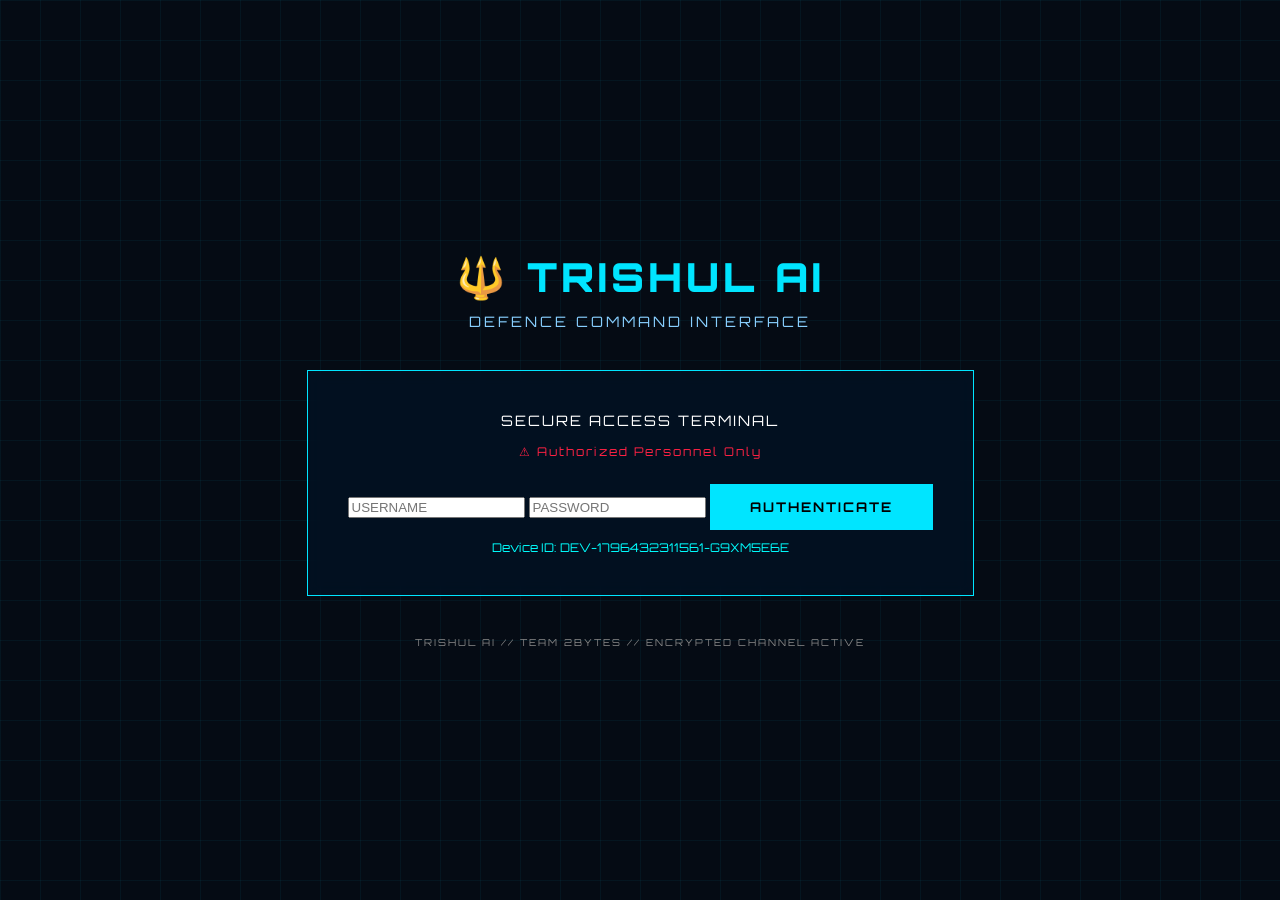
<file: public/index.html>
<!DOCTYPE html>
<html lang="en">
<head>
<meta charset="UTF-8">
<meta name="viewport" content="width=device-width, initial-scale=1.0">
<title>TRISHUL AI — Secure Access</title>

<link rel="stylesheet" href="login.css">
<link href="https://fonts.googleapis.com/css2?family=Orbitron:wght@400;600;700;900&family=Share+Tech+Mono&display=swap" rel="stylesheet">

</head>
<body>

<div class="background-grid"></div>

<div class="login-container">

  <div class="system-title">
    🔱 TRISHUL AI
  </div>

  <div class="system-sub">
    DEFENCE COMMAND INTERFACE
  </div>

  <div class="access-panel">
    <div class="panel-title">
      SECURE ACCESS TERMINAL
    </div>

    <div class="warning">
      ⚠ Authorized Personnel Only
    </div>

    
    <form id="login-form">

      <input 
        type="text" 
        id="username" 
        placeholder="USERNAME" 
        required
      >

      <input 
        type="password" 
        id="password" 
        placeholder="PASSWORD" 
        required
      >

      <button type="submit" class="login-btn">
        AUTHENTICATE
      </button>

    </form>

    
    <div id="auth-message" class="auth-msg" style="display:none;"></div>

    
    <div id="device-info" style="margin-top:10px;font-size:12px;color:#0ff;"></div>

  </div>

  <div class="footer">
    TRISHUL AI // TEAM 2BYTES // ENCRYPTED CHANNEL ACTIVE
  </div>

</div>


<script src="./auth.js"></script>
<script src="./login.js"></script>

</body>
</html>
</file>
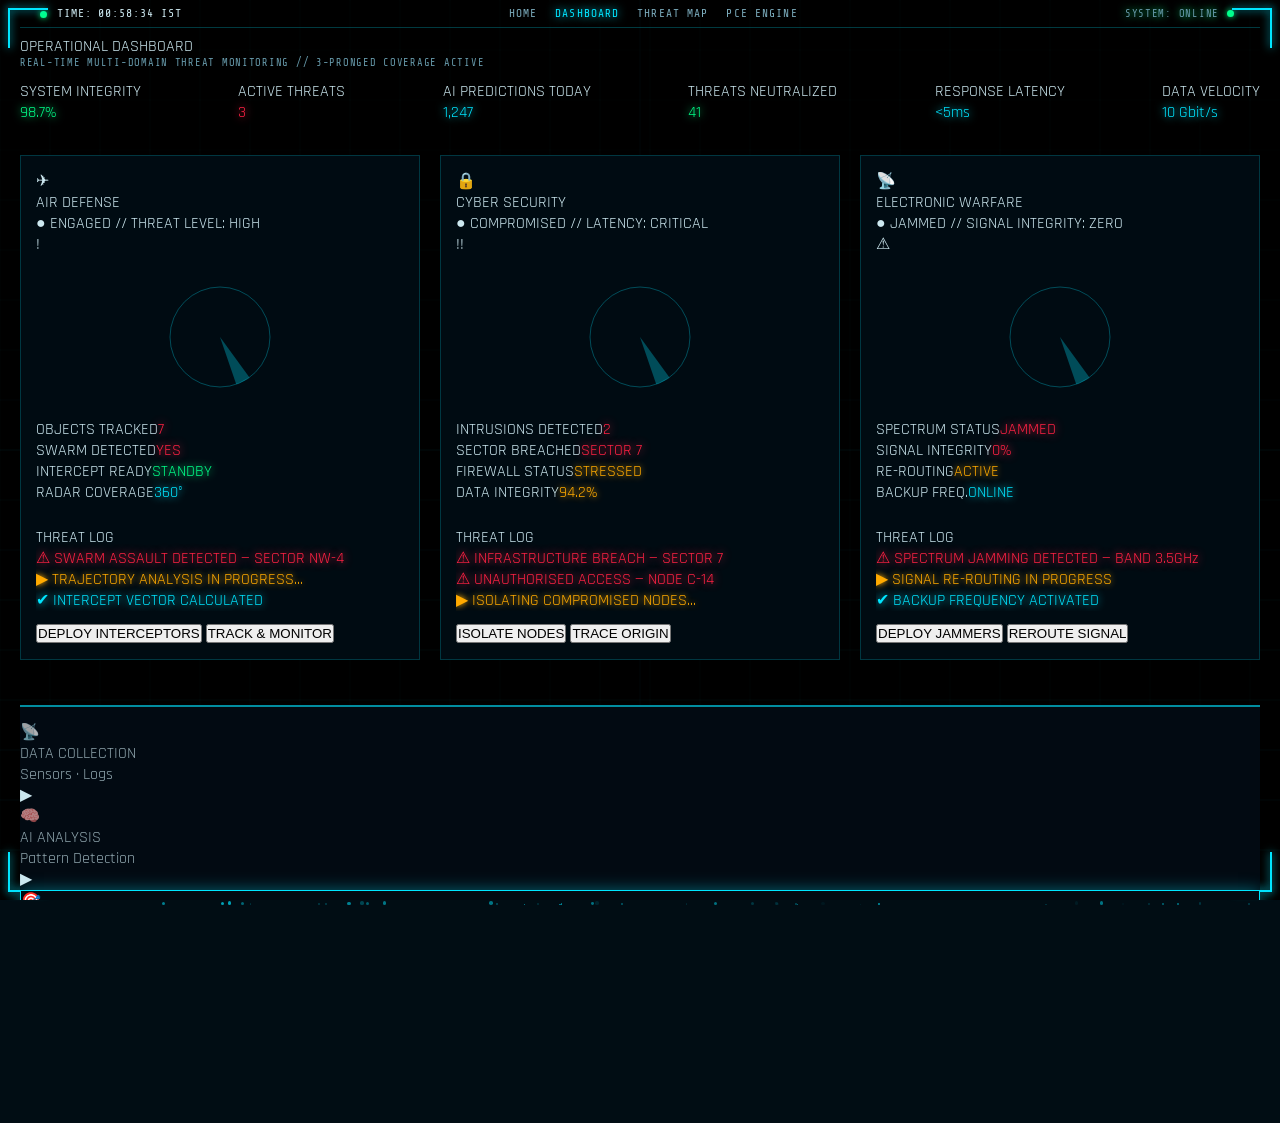
<file: public/dashboard.html>
<!DOCTYPE html>
<html lang="en">
<head>
  <meta charset="UTF-8" />
  <meta name="viewport" content="width=device-width, initial-scale=1.0"/>
  <title>TRISHUL AI — Main Dashboard</title>
  <link rel="stylesheet" href="style.css" />
  <link rel="stylesheet" href="dashboard.css" />
  <link href="https://fonts.googleapis.com/css2?family=Orbitron:wght@400;600;700;900&family=Share+Tech+Mono&family=Rajdhani:wght@300;400;600&display=swap" rel="stylesheet"/>
</head>
<body>

  <div class="scanlines"></div>
  <canvas id="grid-canvas"></canvas>
  <div class="particles" id="particles"></div>

  <div class="hud-frame">

    <!-- TOP NAV BAR -->
    <div class="top-bar">
      <div class="top-left">
        <span class="blink-dot"></span>
        <span class="mono">TIME: <span id="clock">--:--:-- IST</span></span>
      </div>
      <nav class="nav-links">
        <a href="index.html" class="nav-link">HOME</a>
        <a href="dashboard.html" class="nav-link active">DASHBOARD</a>
        <a href="threatmap.html" class="nav-link">THREAT MAP</a>
        <a href="pce.html" class="nav-link">PCE ENGINE</a>
      </nav>
      <div class="top-right">
        <span class="mono small green">SYSTEM: ONLINE</span>
        <span class="blink-dot green-dot"></span>
      </div>
    </div>

    <div class="corner tl"></div>
    <div class="corner tr"></div>
    <div class="corner bl"></div>
    <div class="corner br"></div>

    
   
    <div class="page-header">
      <div class="page-title">OPERATIONAL DASHBOARD</div>
      <div class="page-subtitle mono small">REAL-TIME MULTI-DOMAIN THREAT MONITORING // 3-PRONGED COVERAGE ACTIVE</div>
    </div>

    
    <div class="global-stats">
      <div class="gstat">
        <div class="gstat-label">SYSTEM INTEGRITY</div>
        <div class="gstat-value green" id="integrity">98.7%</div>
      </div>
      <div class="gstat-divider"></div>
      <div class="gstat">
        <div class="gstat-label">ACTIVE THREATS</div>
        <div class="gstat-value red" id="active-threats">3</div>
      </div>
      <div class="gstat-divider"></div>
      <div class="gstat">
        <div class="gstat-label">AI PREDICTIONS TODAY</div>
        <div class="gstat-value cyan">1,247</div>
      </div>
      <div class="gstat-divider"></div>
      <div class="gstat">
        <div class="gstat-label">THREATS NEUTRALIZED</div>
        <div class="gstat-value green">41</div>
      </div>
      <div class="gstat-divider"></div>
      <div class="gstat">
        <div class="gstat-label">RESPONSE LATENCY</div>
        <div class="gstat-value cyan">&lt;5ms</div>
      </div>
      <div class="gstat-divider"></div>
      <div class="gstat">
        <div class="gstat-label">DATA VELOCITY</div>
        <div class="gstat-value cyan">10 Gbit/s</div>
      </div>
    </div>

    <div class="dashboard-content">
    
    <div class="domains-grid">

      
      <div class="domain-panel air-panel stretch-panel">
        <div class="domain-header">
          <div class="domain-icon">✈</div>
          <div>
            <div class="domain-title">AIR DEFENSE</div>
            <div class="domain-status engaged">● ENGAGED // THREAT LEVEL: HIGH</div>
          </div>
          <div class="domain-alert-badge red-badge">!</div>
        </div>

        <canvas class="radar-canvas" id="air-radar" ></canvas>

        <div class="domain-stats">
          <div class="ds-row"><span class="ds-label">OBJECTS TRACKED</span><span class="ds-val red">7</span></div>
          <div class="ds-row"><span class="ds-label">SWARM DETECTED</span><span class="ds-val red blink-text">YES</span></div>
          <div class="ds-row"><span class="ds-label">INTERCEPT READY</span><span class="ds-val green">STANDBY</span></div>
          <div class="ds-row"><span class="ds-label">RADAR COVERAGE</span><span class="ds-val cyan">360°</span></div>
        </div>

        <div class="threat-log" id="air-log">
          <div class="log-title">THREAT LOG</div>
          <div class="log-entry red">⚠ SWARM ASSAULT DETECTED — SECTOR NW-4</div>
          <div class="log-entry orange">▶ TRAJECTORY ANALYSIS IN PROGRESS...</div>
          <div class="log-entry cyan">✔ INTERCEPT VECTOR CALCULATED</div>
        </div>

        <div class="domain-actions">
          <button class="action-btn red-btn" onclick="triggerAction('air','DEPLOY INTERCEPTORS')">DEPLOY INTERCEPTORS</button>
          <button class="action-btn" onclick="triggerAction('air','TRACK & MONITOR')">TRACK & MONITOR</button>
        </div>
      </div>

      
      <div class="domain-panel cyber-panel stretch-panel">
        <div class="domain-header">
          <div class="domain-icon">🔒</div>
          <div>
            <div class="domain-title">CYBER SECURITY</div>
            <div class="domain-status compromised">● COMPROMISED // LATENCY: CRITICAL</div>
          </div>
          <div class="domain-alert-badge red-badge blink-text">!!</div>
        </div>

        <canvas class="radar-canvas" id="cyber-radar" ></canvas>

        <div class="domain-stats">
          <div class="ds-row"><span class="ds-label">INTRUSIONS DETECTED</span><span class="ds-val red">2</span></div>
          <div class="ds-row"><span class="ds-label">SECTOR BREACHED</span><span class="ds-val red">SECTOR 7</span></div>
          <div class="ds-row"><span class="ds-label">FIREWALL STATUS</span><span class="ds-val orange">STRESSED</span></div>
          <div class="ds-row"><span class="ds-label">DATA INTEGRITY</span><span class="ds-val orange">94.2%</span></div>
        </div>

        <div class="threat-log" id="cyber-log">
          <div class="log-title">THREAT LOG</div>
          <div class="log-entry red">⚠ INFRASTRUCTURE BREACH — SECTOR 7</div>
          <div class="log-entry red">⚠ UNAUTHORISED ACCESS — NODE C-14</div>
          <div class="log-entry orange">▶ ISOLATING COMPROMISED NODES...</div>
        </div>

        <div class="domain-actions">
          <button class="action-btn red-btn" onclick="triggerAction('cyber','ISOLATE NODES')">ISOLATE NODES</button>
          <button class="action-btn" onclick="triggerAction('cyber','TRACE ORIGIN')">TRACE ORIGIN</button>
        </div>
      </div>

    
      <div class="domain-panel ew-panel stretch-panel">
        <div class="domain-header">
          <div class="domain-icon">📡</div>
          <div>
            <div class="domain-title">ELECTRONIC WARFARE</div>
            <div class="domain-status jammed">● JAMMED // SIGNAL INTEGRITY: ZERO</div>
          </div>
          <div class="domain-alert-badge orange-badge">⚠</div>
        </div>

        <canvas class="radar-canvas" id="ew-radar" ></canvas>

        <div class="domain-stats">
          <div class="ds-row"><span class="ds-label">SPECTRUM STATUS</span><span class="ds-val red blink-text">JAMMED</span></div>
          <div class="ds-row"><span class="ds-label">SIGNAL INTEGRITY</span><span class="ds-val red">0%</span></div>
          <div class="ds-row"><span class="ds-label">RE-ROUTING</span><span class="ds-val orange blink-text">ACTIVE</span></div>
          <div class="ds-row"><span class="ds-label">BACKUP FREQ.</span><span class="ds-val cyan">ONLINE</span></div>
        </div>

        <div class="threat-log" id="ew-log">
          <div class="log-title">THREAT LOG</div>
          <div class="log-entry red">⚠ SPECTRUM JAMMING DETECTED — BAND 3.5GHz</div>
          <div class="log-entry orange">▶ SIGNAL RE-ROUTING IN PROGRESS</div>
          <div class="log-entry cyan">✔ BACKUP FREQUENCY ACTIVATED</div>
        </div>

        <div class="domain-actions">
          <button class="action-btn red-btn" onclick="triggerAction('ew','DEPLOY JAMMERS')">DEPLOY JAMMERS</button>
          <button class="action-btn" onclick="triggerAction('ew','REROUTE SIGNAL')">REROUTE SIGNAL</button>
        </div>
      </div>

    </div>

    
    <div class="op-flow-bar">
      <div class="flow-step done">
        <div class="flow-icon">📡</div>
        <div class="flow-label">DATA COLLECTION</div>
        <div class="flow-sub">Sensors · Logs</div>
      </div>
      <div class="flow-arrow">▶</div>
      <div class="flow-step done">
        <div class="flow-icon">🧠</div>
        <div class="flow-label">AI ANALYSIS</div>
        <div class="flow-sub">Pattern Detection</div>
      </div>
      <div class="flow-arrow">▶</div>
      <div class="flow-step active">
        <div class="flow-icon">🎯</div>
        <div class="flow-label">PREDICTION</div>
        <div class="flow-sub">Probability Est.</div>
      </div>
      <div class="flow-arrow">▶</div>
      <div class="flow-step pending">
        <div class="flow-icon">📊</div>
        <div class="flow-label">XAI OUTPUT</div>
        <div class="flow-sub">Risk Heatmaps</div>
      </div>
      <div class="flow-arrow">▶</div>
      <div class="flow-step pending">
        <div class="flow-icon">🛡️</div>
        <div class="flow-label">PREVENTION</div>
        <div class="flow-sub">Counter-Measure</div>
      </div>
    </div>
</div>
    

    
    <div class="bottom-bar">
      <div class="mono small">TIME: <span id="clock2">--:--:-- IST</span></div>
      <div class="domain-badges">
        <span class="badge green-badge-sm">✈ AIR: ENGAGED</span>
        <span class="badge red-badge-sm">🔒 CYBER: COMPROMISED</span>
        <span class="badge orange-badge-sm">📡 EW: JAMMED</span>
      </div>
      <div class="mono small">TRISHUL AI © TEAM 2BYTES 2026</div>
    </div>

    
    <div class="action-toast" id="action-toast"></div>
  </div>

  <script src="script.js"></script>
  <script src="dashboard.js"></script>
</body>
</html>
</file>
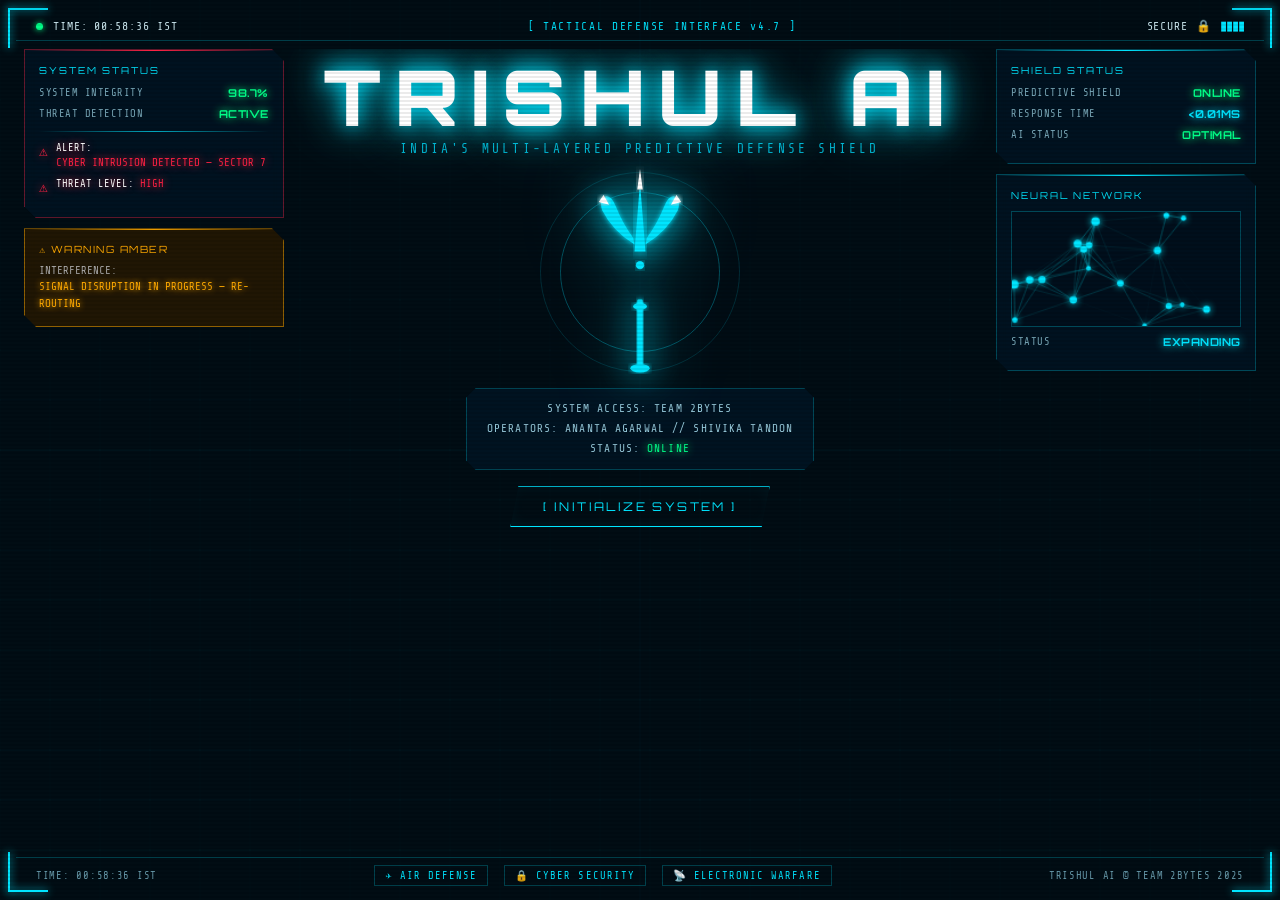
<file: public/landing.html>
<!DOCTYPE html>
<html lang="en">
<head>
  <meta charset="UTF-8" />
  <meta name="viewport" content="width=device-width, initial-scale=1.0"/>
  <title>TRISHUL AI — India's Predictive Defense Shield</title>
  <link rel="stylesheet" href="style.css" />
  <link href="https://fonts.googleapis.com/css2?family=Orbitron:wght@400;600;700;900&family=Share+Tech+Mono&family=Rajdhani:wght@300;400;600&display=swap" rel="stylesheet"/>
</head>
<body>

  
  <div class="scanlines"></div>

  
  <canvas id="grid-canvas"></canvas>

  
  <div class="particles" id="particles"></div>

  
  <div class="hud-frame">

  
    <div class="top-bar">
      <div class="top-left">
        <span class="blink-dot"></span>
        <span class="mono">TIME: <span id="clock">--:--:-- IST</span></span>
      </div>
      <div class="top-center mono">[ TACTICAL DEFENSE INTERFACE v4.7 ]</div>
      <div class="top-right">
        <span class="mono">SECURE</span>
        <span class="lock-icon">🔒</span>
        <span class="signal-bars">▮▮▮▮</span>
      </div>
    </div>

    
    <div class="corner tl"></div>
    <div class="corner tr"></div>
    <div class="corner bl"></div>
    <div class="corner br"></div>

    
    <div class="center-content">

    
      <div class="side-panel left-panel">
        <div class="panel-box alert-box">
          <div class="panel-title">SYSTEM STATUS</div>
          <div class="stat-row">
            <span class="stat-label">SYSTEM INTEGRITY</span>
            <span class="stat-value green">98.7%</span>
          </div>
          <div class="stat-row">
            <span class="stat-label">THREAT DETECTION</span>
            <span class="stat-value green blink-text">ACTIVE</span>
          </div>
          <div class="divider"></div>
          <div class="alert-item red">
            <span class="alert-icon">⚠</span>
            <div>
              <div class="alert-title">ALERT:</div>
              <div class="alert-msg">CYBER INTRUSION DETECTED — SECTOR 7</div>
            </div>
          </div>
          <div class="alert-item red">
            <span class="alert-icon">⚠</span>
            <div>
              <div class="alert-title">THREAT LEVEL: <span class="red">HIGH</span></div>
            </div>
          </div>
        </div>

        <div class="panel-box warning-box">
          <div class="warning-header">⚠ WARNING AMBER</div>
          <div class="warning-body">INTERFERENCE:<br/>
            <span class="orange">SIGNAL DISRUPTION IN PROGRESS — RE-ROUTING</span>
          </div>
        </div>
      </div>

      
      <div class="logo-area">
        <div class="title-glow">TRISHUL AI</div>
        <div class="subtitle">INDIA'S MULTI-LAYERED PREDICTIVE DEFENSE SHIELD</div>

        
        <div class="trishul-wrapper">
          <svg class="trishul-svg" viewBox="0 0 200 320" xmlns="http://www.w3.org/2000/svg">
            
            <defs>
              <filter id="glow">
                <feGaussianBlur stdDeviation="4" result="coloredBlur"/>
                <feMerge>
                  <feMergeNode in="coloredBlur"/>
                  <feMergeNode in="SourceGraphic"/>
                </feMerge>
              </filter>
              <filter id="glow-strong">
                <feGaussianBlur stdDeviation="8" result="coloredBlur"/>
                <feMerge>
                  <feMergeNode in="coloredBlur"/>
                  <feMergeNode in="SourceGraphic"/>
                </feMerge>
              </filter>
            </defs>

            
            <rect x="96" y="200" width="8" height="100" fill="#00e5ff" filter="url(#glow)" rx="2"/>
            <!-- Base knob -->
            <ellipse cx="100" cy="300" rx="14" ry="6" fill="#00e5ff" filter="url(#glow)"/>
            <!-- Middle knob -->
            <ellipse cx="100" cy="210" rx="10" ry="5" fill="#00e5ff" filter="url(#glow)"/>

            <!-- Center prong -->
            <polygon points="100,30 108,130 92,130" fill="#00e5ff" filter="url(#glow-strong)"/>
            <!-- Center tip sharp -->
            <polygon points="100,10 104,40 96,40" fill="#ffffff" filter="url(#glow-strong)"/>

            <!-- Left prong -->
            <path d="M92,120 Q60,100 45,70 Q40,55 50,50 Q58,48 65,65 Q75,90 90,110" fill="#00e5ff" filter="url(#glow)"/>
            <!-- Left tip -->
            <polygon points="47,48 55,62 40,58" fill="#ffffff" filter="url(#glow)"/>

            <!-- Right prong -->
            <path d="M108,120 Q140,100 155,70 Q160,55 150,50 Q142,48 135,65 Q125,90 110,110" fill="#00e5ff" filter="url(#glow)"/>
            <!-- Right tip -->
            <polygon points="153,48 145,62 160,58" fill="#ffffff" filter="url(#glow)"/>

            <!-- Center gem -->
            <circle cx="100" cy="150" r="6" fill="#00e5ff" filter="url(#glow-strong)" class="pulse-circle"/>
          </svg>

          
          <div class="orbit-ring ring1"></div>
          <div class="orbit-ring ring2"></div>
        </div>

        
        <div class="operator-box">
          <div class="mono small">SYSTEM ACCESS: TEAM 2BYTES</div>
          <div class="mono small">OPERATORS: ANANTA AGARWAL // SHIVIKA TANDON</div>
          <div class="mono small">STATUS: <span class="green blink-text">ONLINE</span></div>
        </div>

        
        <button class="enter-btn" onclick="enterSystem()">
          <span class="btn-text">[ INITIALIZE SYSTEM ]</span>
          <span class="btn-glow"></span>
        </button>
      </div>

      
      <div class="side-panel right-panel">
        <div class="panel-box">
          <div class="panel-title">SHIELD STATUS</div>
          <div class="stat-row">
            <span class="stat-label">PREDICTIVE SHIELD</span>
            <span class="stat-value green blink-text">ONLINE</span>
          </div>
          <div class="stat-row">
            <span class="stat-label">RESPONSE TIME</span>
            <span class="stat-value cyan">&lt;0.01MS</span>
          </div>
          <div class="stat-row">
            <span class="stat-label">AI STATUS</span>
            <span class="stat-value green">OPTIMAL</span>
          </div>
        </div>

        <div class="panel-box neural-box">
          <div class="panel-title">NEURAL NETWORK</div>
          <canvas id="neural-canvas" width="200" height="100"></canvas>
          <div class="stat-row" style="margin-top:8px">
            <span class="stat-label">STATUS</span>
            <span class="stat-value cyan">EXPANDING</span>
          </div>
        </div>
      </div>

    </div>

    
    <div class="bottom-bar">
      <div class="mono small">TIME: <span id="clock2">--:--:-- IST</span></div>
      <div class="domain-badges">
        <span class="badge">✈️ AIR DEFENSE</span>
        <span class="badge">🔒 CYBER SECURITY</span>
        <span class="badge">📡 ELECTRONIC WARFARE</span>
      </div>
      <div class="mono small">TRISHUL AI ©️ TEAM 2BYTES 2025</div>
    </div>

  </div>
  
  <script src="auth.js"></script>
  <script src="script.js"></script>
  
</body>
</html>
</file>
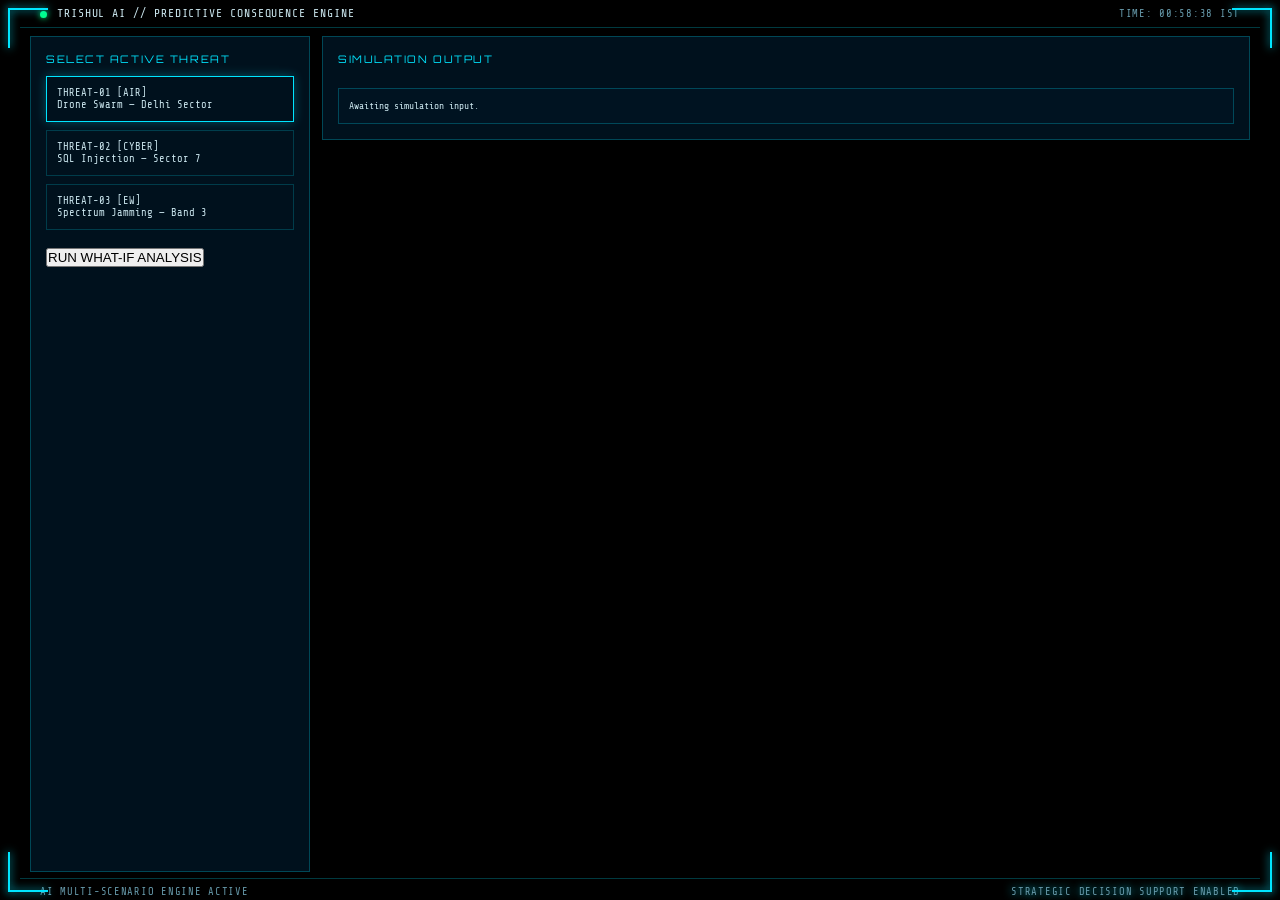
<file: public/pce.html>
<!DOCTYPE html>
<html lang="en">
<head>
<meta charset="UTF-8"/>
<meta name="viewport" content="width=device-width, initial-scale=1.0"/>
<title>TRISHUL AI — Predictive Consequence Engine</title>

<link rel="stylesheet" href="style.css"/>
<link rel="stylesheet" href="dashboard.css"/>

<link href="https://fonts.googleapis.com/css2?family=Orbitron:wght@400;600;700;900&family=Share+Tech+Mono&family=Rajdhani:wght@300;400;600&display=swap" rel="stylesheet"/>

<style>
.pce-wrapper{
  flex:1;
  display:grid;
  grid-template-columns:280px 1fr;
  gap:12px;
  padding:0 10px;
  min-height:0;
}

.pce-left{
  background:var(--panel-bg);
  border:1px solid var(--border);
  padding:15px;
}

.pce-right{
  display:flex;
  flex-direction:column;
  gap:12px;
}

.section-title{
  font-family:'Orbitron',monospace;
  font-size:0.65rem;
  color:var(--cyan);
  letter-spacing:0.15em;
  margin-bottom:10px;
}

.threat-option{
  padding:10px;
  border:1px solid rgba(0,229,255,0.2);
  margin-bottom:8px;
  cursor:pointer;
  font-family:'Share Tech Mono',monospace;
  font-size:0.65rem;
  transition:0.3s;
}

.threat-option:hover{
  background:rgba(0,229,255,0.08);
}

.threat-option.active{
  border-color:var(--cyan);
  box-shadow:0 0 10px rgba(0,229,255,0.3);
}

.simulation-panel{
  background:var(--panel-bg);
  border:1px solid var(--border);
  padding:15px;
}

.scenario-grid{
  display:grid;
  grid-template-columns:1fr 1fr 1fr;
  gap:10px;
  margin-top:10px;
}

.scenario-box{
  border:1px solid rgba(0,229,255,0.2);
  padding:10px;
  font-family:'Share Tech Mono',monospace;
  font-size:0.6rem;
  background:rgba(0,10,20,0.6);
  transition:0.3s;
}

.scenario-box.best{
  border-color:var(--green);
  box-shadow:0 0 12px rgba(0,255,136,0.4);
}

.metric{
  margin-bottom:6px;
}

.metric strong{
  font-family:'Orbitron',monospace;
  font-size:0.65rem;
}

.ai-reason{
  margin-top:12px;
  padding:10px;
  border:1px solid rgba(0,229,255,0.25);
  background:rgba(0,20,35,0.6);
  font-family:'Share Tech Mono',monospace;
  font-size:0.6rem;
  line-height:1.5;
}

.run-btn{
  margin-top:10px;
}
</style>
</head>

<body>

<div class="scanlines"></div>
<canvas id="grid-canvas"></canvas>
<div class="particles" id="particles"></div>

<div class="hud-frame">

<div class="top-bar">
  <div class="top-left">
    <span class="blink-dot"></span>
    <span class="mono">TRISHUL AI // PREDICTIVE CONSEQUENCE ENGINE</span>
  </div>
  <div class="top-right">
    <span class="mono small">TIME: <span id="clock">--:--:--</span> IST</span>
  </div>
</div>

<div class="corner tl"></div>
<div class="corner tr"></div>
<div class="corner bl"></div>
<div class="corner br"></div>

<div class="pce-wrapper">

<!-- LEFT PANEL -->
<div class="pce-left">
  <div class="section-title">SELECT ACTIVE THREAT</div>

  <div class="threat-option active" onclick="selectThreat(0)">
    THREAT-01 [AIR]<br>
    Drone Swarm — Delhi Sector
  </div>

  <div class="threat-option" onclick="selectThreat(1)">
    THREAT-02 [CYBER]<br>
    SQL Injection — Sector 7
  </div>

  <div class="threat-option" onclick="selectThreat(2)">
    THREAT-03 [EW]<br>
    Spectrum Jamming — Band 3
  </div>

  <button class="action-btn red-btn run-btn" onclick="runSimulation()">
    RUN WHAT-IF ANALYSIS
  </button>
</div>

<!-- RIGHT PANEL -->
<div class="pce-right">

<div class="simulation-panel">
  <div class="section-title">SIMULATION OUTPUT</div>

  <div id="scenario-container" class="scenario-grid">
    <!-- Scenarios will render here -->
  </div>

  <div id="ai-reasoning" class="ai-reason">
    Awaiting simulation input.
  </div>

</div>

</div>
</div>

<div class="bottom-bar">
  <div class="mono small">AI MULTI-SCENARIO ENGINE ACTIVE</div>
  <div class="mono small cyan">STRATEGIC DECISION SUPPORT ENABLED</div>
</div>

</div>

<script src="script.js"></script>

<script>
// Clock
function updateClock(){
  const now=new Date();
  const t=[now.getHours(),now.getMinutes(),now.getSeconds()]
  .map(v=>String(v).padStart(2,'0')).join(':');
  document.getElementById('clock').textContent=t;
}
setInterval(updateClock,1000);
updateClock();

let currentThreat=0;

function selectThreat(index){
  currentThreat=index;
  document.querySelectorAll('.threat-option')
  .forEach((el,i)=>el.classList.toggle('active',i===index));
}

function runSimulation(){

  const scenarios=[
    {name:"JAM IMMEDIATELY"},
    {name:"WAIT 2 MINUTES"},
    {name:"ISOLATE NODE"}
  ];

  scenarios.forEach(s=>{
    s.civilian=(5+Math.random()*30);
    s.riskChange=(-70+Math.random()*80);
    s.escalation=(5+Math.random()*60);
  });

  // Determine best
  let best=scenarios[0];
  scenarios.forEach(s=>{
    const score=s.escalation+s.civilian-Math.abs(s.riskChange);
    const bestScore=best.escalation+best.civilian-Math.abs(best.riskChange);
    if(score<bestScore) best=s;
  });

  const container=document.getElementById("scenario-container");
  container.innerHTML="";

  scenarios.forEach(s=>{
    const box=document.createElement("div");
    box.className="scenario-box";
    if(s===best) box.classList.add("best");

    box.innerHTML=`
      <strong>${s.name}</strong><br><br>
      <div class="metric">Civilian Disruption: ${s.civilian.toFixed(1)}%</div>
      <div class="metric">Risk Change: ${s.riskChange.toFixed(1)}%</div>
      <div class="metric">Escalation Probability: ${s.escalation.toFixed(1)}%</div>
      ${s===best?"<br><span style='color:#00ff88'>✔ SAFEST STRATEGY</span>":""}
    `;
    container.appendChild(box);
  });

  document.getElementById("ai-reasoning").innerHTML=
  `<strong>AI REASONING:</strong><br>
   Multi-factor evaluation suggests <span style="color:#00ff88">${best.name}</span>
   minimizes escalation risk while maintaining optimal threat suppression.
   Civilian collateral impact remains within acceptable thresholds.
   AI Confidence: ${(90+Math.random()*5).toFixed(1)}%`;
}
</script>

</body>
</html>
</file>
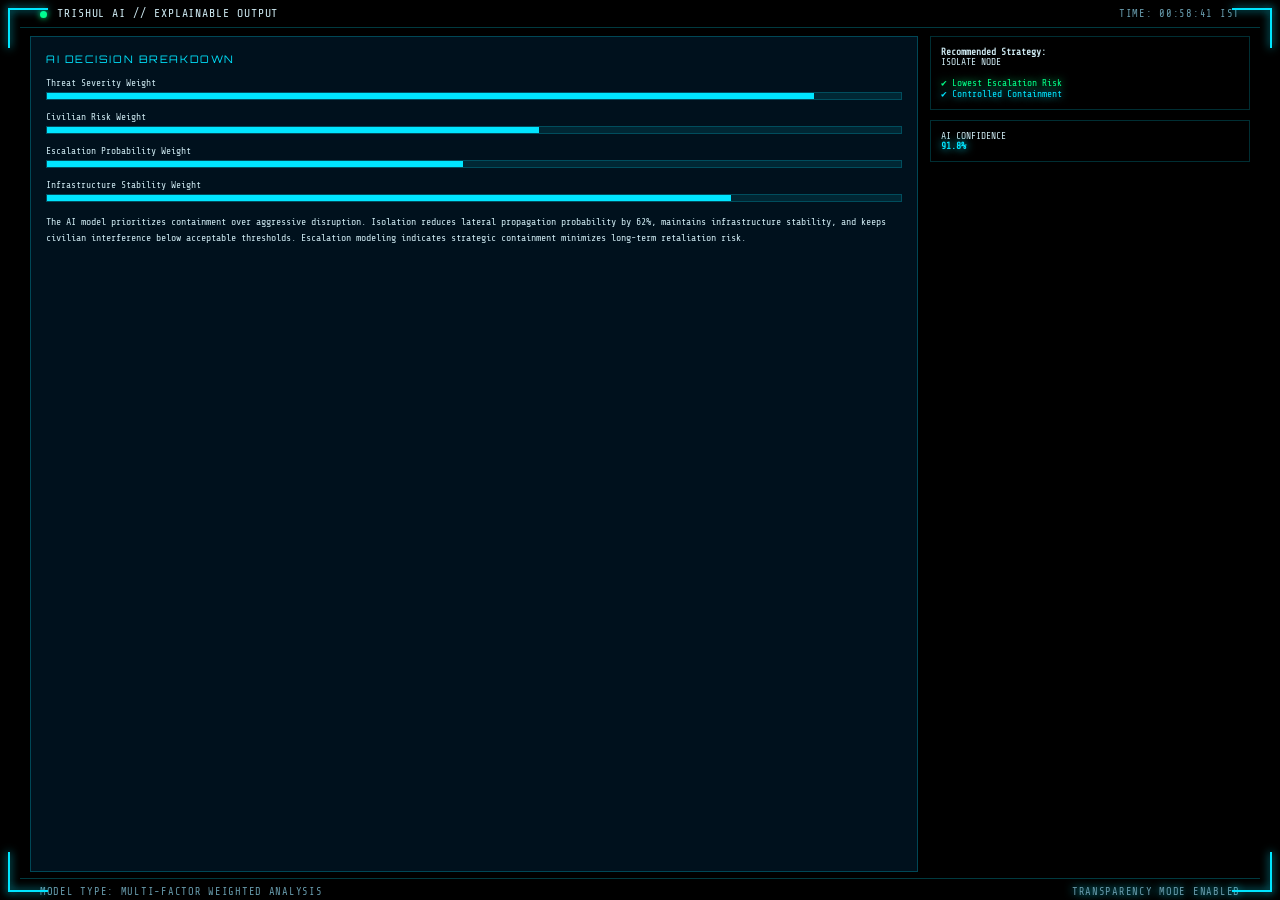
<file: public/xai.html>
<!DOCTYPE html>
<html lang="en">
<head>
<meta charset="UTF-8"/>
<meta name="viewport" content="width=device-width, initial-scale=1.0"/>
<title>TRISHUL AI — Explainable Intelligence</title>

<link rel="stylesheet" href="style.css"/>
<link rel="stylesheet" href="dashboard.css"/>

<link href="https://fonts.googleapis.com/css2?family=Orbitron:wght@400;600;700;900&family=Share+Tech+Mono&family=Rajdhani:wght@300;400;600&display=swap" rel="stylesheet"/>

<style>
.xai-wrapper{
  flex:1;
  display:grid;
  grid-template-columns:1fr 320px;
  gap:12px;
  padding:0 10px;
}

.xai-main{
  background:var(--panel-bg);
  border:1px solid var(--border);
  padding:15px;
}

.xai-side{
  display:flex;
  flex-direction:column;
  gap:10px;
}

.section-title{
  font-family:'Orbitron',monospace;
  font-size:0.65rem;
  color:var(--cyan);
  letter-spacing:0.15em;
  margin-bottom:12px;
}

.factor-bar{
  margin-bottom:12px;
}

.factor-label{
  font-family:'Share Tech Mono',monospace;
  font-size:0.6rem;
  margin-bottom:4px;
}

.bar{
  height:8px;
  background:rgba(0,229,255,0.1);
  border:1px solid rgba(0,229,255,0.2);
  position:relative;
}

.bar-fill{
  height:100%;
  background:var(--cyan);
  width:0%;
  transition:1s ease;
}

.explain-text{
  font-family:'Share Tech Mono',monospace;
  font-size:0.62rem;
  line-height:1.6;
  margin-top:12px;
}

.node-card{
  padding:10px;
  border:1px solid rgba(0,229,255,0.2);
  font-family:'Share Tech Mono',monospace;
  font-size:0.6rem;
}
</style>
</head>

<body>

<div class="scanlines"></div>
<canvas id="grid-canvas"></canvas>
<div class="particles" id="particles"></div>

<div class="hud-frame">

<div class="top-bar">
  <div class="top-left">
    <span class="blink-dot"></span>
    <span class="mono">TRISHUL AI // EXPLAINABLE OUTPUT</span>
  </div>
  <div class="top-right">
    <span class="mono small">TIME: <span id="clock">--:--:--</span> IST</span>
  </div>
</div>

<div class="corner tl"></div>
<div class="corner tr"></div>
<div class="corner bl"></div>
<div class="corner br"></div>

<div class="xai-wrapper">

<div class="xai-main">
  <div class="section-title">AI DECISION BREAKDOWN</div>

  <div class="factor-bar">
    <div class="factor-label">Threat Severity Weight</div>
    <div class="bar"><div class="bar-fill" id="bar1"></div></div>
  </div>

  <div class="factor-bar">
    <div class="factor-label">Civilian Risk Weight</div>
    <div class="bar"><div class="bar-fill" id="bar2"></div></div>
  </div>

  <div class="factor-bar">
    <div class="factor-label">Escalation Probability Weight</div>
    <div class="bar"><div class="bar-fill" id="bar3"></div></div>
  </div>

  <div class="factor-bar">
    <div class="factor-label">Infrastructure Stability Weight</div>
    <div class="bar"><div class="bar-fill" id="bar4"></div></div>
  </div>

  <div class="explain-text" id="explain-text">
    Awaiting simulation data...
  </div>
</div>

<div class="xai-side">

<div class="node-card">
  <strong>Recommended Strategy:</strong><br>
  ISOLATE NODE<br><br>
  <span class="green">✔ Lowest Escalation Risk</span><br>
  <span class="cyan">✔ Controlled Containment</span>
</div>

<div class="node-card">
  AI CONFIDENCE<br>
  <strong class="cyan" id="confidence-score">--%</strong>
</div>

</div>

</div>

<div class="bottom-bar">
  <div class="mono small">MODEL TYPE: MULTI-FACTOR WEIGHTED ANALYSIS</div>
  <div class="mono small cyan">TRANSPARENCY MODE ENABLED</div>
</div>

</div>

<script src="script.js"></script>

<script>
// Clock
function updateClock(){
  const now=new Date();
  const t=[now.getHours(),now.getMinutes(),now.getSeconds()]
  .map(v=>String(v).padStart(2,'0')).join(':');
  document.getElementById('clock').textContent=t;
}
setInterval(updateClock,1000);
updateClock();


function runXAI(){

  const values=[
    80+Math.random()*15,
    40+Math.random()*20,
    30+Math.random()*20,
    70+Math.random()*15
  ];

  values.forEach((v,i)=>{
    document.getElementById("bar"+(i+1)).style.width=v+"%";
  });

  document.getElementById("confidence-score")
  .innerText=(90+Math.random()*5).toFixed(1)+"%";

  document.getElementById("explain-text").innerHTML=
  "The AI model prioritizes containment over aggressive disruption. " +
  "Isolation reduces lateral propagation probability by 62%, " +
  "maintains infrastructure stability, and keeps civilian interference below acceptable thresholds. " +
  "Escalation modeling indicates strategic containment minimizes long-term retaliation risk.";
}

setTimeout(runXAI,500);
</script>

</body>
</html>
</file>
<file: public/login.css>
:root{
  --cyan:#00e5ff;
  --red:#ff2244;
  --bg:#050b14;
}

body{
  margin:0;
  background:var(--bg);
  font-family:'Orbitron',sans-serif;
  color:white;
  height:100vh;
  display:flex;
  align-items:center;
  justify-content:center;
  overflow:hidden;
}


.background-grid{
  position:absolute;
  width:100%;
  height:100%;
  background:
    linear-gradient(rgba(0,229,255,0.05) 1px, transparent 1px),
    linear-gradient(90deg, rgba(0,229,255,0.05) 1px, transparent 1px);
  background-size:40px 40px;
  animation:moveGrid 10s linear infinite;
}

@keyframes moveGrid{
  from{background-position:0 0,0 0;}
  to{background-position:40px 40px,40px 40px;}
}

.login-container{
  position:relative;
  z-index:2;
  text-align:center;
}

.system-title{
  font-size:2.5rem;
  font-weight:900;
  color:var(--cyan);
  letter-spacing:4px;
}

.system-sub{
  margin-top:10px;
  font-size:0.9rem;
  letter-spacing:3px;
  color:#88cfff;
}

.access-panel{
  margin-top:40px;
  padding:40px;
  border:1px solid var(--cyan);
  background:rgba(0,20,40,0.6);
  backdrop-filter:blur(8px);
}

.panel-title{
  font-size:0.9rem;
  letter-spacing:2px;
  margin-bottom:15px;
}

.warning{
  color:var(--red);
  font-size:0.75rem;
  margin-bottom:25px;
  letter-spacing:2px;
}

.login-btn{
  padding:15px 40px;
  font-family:'Orbitron';
  font-weight:700;
  background:var(--cyan);
  border:none;
  cursor:pointer;
  letter-spacing:2px;
  transition:0.3s;
}

.login-btn:hover{
  background:white;
  color:black;
}

.footer{
  margin-top:40px;
  font-size:0.6rem;
  color:#888;
  letter-spacing:2px;
}
</file>
<file: public/style.css>
:root{
    --border:#003344;
    --panel-bg:rgba(0,15,30,0.8);
    --cyan:#00e5ff;
    --green:#00ff88;
  }
  
  body{
    margin:0;
    background:black;
  }


*, *::before, *::after { box-sizing: border-box; margin: 0; padding: 0; }

:root {
  --cyan: #00e5ff;
  --cyan-dim: #00b8d4;
  --cyan-dark: #003d4d;
  --green: #00ff88;
  --red: #ff2244;
  --orange: #ffaa00;
  --bg: #010d14;
  --panel-bg: rgba(0, 20, 35, 0.85);
  --border: rgba(0, 229, 255, 0.25);
  --border-bright: rgba(0, 229, 255, 0.7);
}

html, body {
  width: 100%; height: 100%;
  overflow: hidden;
  background: var(--bg);
  font-family: 'Rajdhani', sans-serif;
  color: #cce8f0;
}


.scanlines {
  position: fixed; inset: 0;
  background: repeating-linear-gradient(
    0deg,
    transparent,
    transparent 2px,
    rgba(0,0,0,0.08) 2px,
    rgba(0,0,0,0.08) 4px
  );
  pointer-events: none;
  z-index: 100;
}


#grid-canvas {
  position: fixed; inset: 0;
  width: 100%; height: 100%;
  z-index: 0;
  opacity: 0.4;
}


.particles {
  position: fixed; inset: 0;
  z-index: 1;
  pointer-events: none;
}
.particle {
  position: absolute;
  width: 2px; height: 2px;
  background: var(--cyan);
  border-radius: 50%;
  animation: float-up linear infinite;
  opacity: 0;
}
@keyframes float-up {
  0%   { transform: translateY(0) translateX(0); opacity: 0; }
  10%  { opacity: 0.8; }
  90%  { opacity: 0.3; }
  100% { transform: translateY(-100vh) translateX(30px); opacity: 0; }
}


.hud-frame {
  position: relative; z-index: 10;
  width: 100vw; height: 100vh;
  display: flex; flex-direction: column;
  padding: 12px 16px;
}


.corner {
  position: fixed;
  width: 40px; height: 40px;
  z-index: 20;
  pointer-events: none;
}
.corner::before, .corner::after {
  content: '';
  position: absolute;
  background: var(--cyan);
  box-shadow: 0 0 8px var(--cyan);
}
.corner::before { width: 100%; height: 2px; }
.corner::after  { width: 2px; height: 100%; }
.tl { top: 8px; left: 8px; }
.tr { top: 8px; right: 8px; transform: scaleX(-1); }
.bl { bottom: 8px; left: 8px; transform: scaleY(-1); }
.br { bottom: 8px; right: 8px; transform: scale(-1); }


.top-bar {
  display: flex; justify-content: space-between; align-items: center;
  padding: 6px 20px;
  border-bottom: 1px solid var(--border);
  margin-bottom: 8px;
  font-size: 0.72rem;
  letter-spacing: 0.08em;
}
.top-center { color: var(--cyan); font-size: 0.7rem; letter-spacing: 0.15em; }
.top-right { display: flex; align-items: center; gap: 8px; }
.lock-icon { font-size: 0.75rem; }
.signal-bars { color: var(--cyan); letter-spacing: -1px; font-size: 0.8rem; }


.blink-dot {
  display: inline-block;
  width: 7px; height: 7px;
  border-radius: 50%;
  background: var(--green);
  box-shadow: 0 0 6px var(--green);
  animation: blink 1.2s step-end infinite;
  margin-right: 6px;
  vertical-align: middle;
}
@keyframes blink { 0%,100%{opacity:1} 50%{opacity:0} }
.blink-text { animation: blink 1.4s step-end infinite; }


.center-content {
  flex: 1;
  display: grid;
  grid-template-columns: 260px 1fr 260px;
  gap: 12px;
  align-items: start;
  padding: 0 8px;
  overflow: hidden;
}


.panel-box {
  background: var(--panel-bg);
  border: 1px solid var(--border);
  padding: 14px;
  margin-bottom: 10px;
  position: relative;
  backdrop-filter: blur(6px);
  clip-path: polygon(0 0, calc(100% - 12px) 0, 100% 12px, 100% 100%, 12px 100%, 0 calc(100% - 12px));
}
.panel-box::before {
  content: '';
  position: absolute; top: 0; left: 0; right: 0;
  height: 1px;
  background: linear-gradient(90deg, transparent, var(--cyan), transparent);
}
.panel-title {
  font-family: 'Orbitron', monospace;
  font-size: 0.6rem;
  letter-spacing: 0.2em;
  color: var(--cyan);
  margin-bottom: 10px;
  text-transform: uppercase;
}
.stat-row {
  display: flex; justify-content: space-between; align-items: center;
  margin-bottom: 7px;
  font-size: 0.72rem;
}
.stat-label { color: #7aaabb; letter-spacing: 0.05em; font-family: 'Share Tech Mono', monospace; font-size: 0.65rem; }
.stat-value { font-family: 'Orbitron', monospace; font-size: 0.68rem; font-weight: 700; letter-spacing: 0.05em; }
.green { color: var(--green); text-shadow: 0 0 8px var(--green); }
.cyan  { color: var(--cyan);  text-shadow: 0 0 8px var(--cyan); }
.red   { color: var(--red);   text-shadow: 0 0 8px var(--red); }
.orange{ color: var(--orange);text-shadow: 0 0 6px var(--orange); }
.divider {
  height: 1px;
  background: linear-gradient(90deg, transparent, var(--border-bright), transparent);
  margin: 10px 0;
}


.alert-item {
  display: flex; gap: 8px; align-items: flex-start;
  margin-bottom: 8px; font-size: 0.68rem;
  font-family: 'Share Tech Mono', monospace;
}
.alert-icon { font-size: 0.9rem; margin-top: 1px; }
.alert-title { color: #fff; font-size: 0.65rem; margin-bottom: 2px; }
.alert-msg { color: var(--red); line-height: 1.3; }
.alert-box { border-color: rgba(255,34,68,0.4); }
.alert-box::before { background: linear-gradient(90deg, transparent, var(--red), transparent); }


.warning-box {
  background: rgba(40, 25, 0, 0.8);
  border-color: rgba(255,170,0,0.5);
}
.warning-box::before { background: linear-gradient(90deg, transparent, var(--orange), transparent); }
.warning-header {
  font-family: 'Orbitron', monospace;
  font-size: 0.62rem;
  color: var(--orange);
  margin-bottom: 8px;
  letter-spacing: 0.15em;
}
.warning-body { font-size: 0.68rem; font-family: 'Share Tech Mono', monospace; line-height: 1.5; color: #aaa; }


.neural-box canvas { width: 100%; display: block; border: 1px solid var(--border); }

.logo-area {
  display: flex; flex-direction: column;
  align-items: center; justify-content: flex-start;
  padding-top: 10px;
  text-align: center;
}

.title-glow {
  font-family: 'Orbitron', monospace;
  font-weight: 900;
  font-size: clamp(2.8rem, 6vw, 5.5rem);
  color: #fff;
  letter-spacing: 0.18em;
  text-shadow:
    0 0 20px var(--cyan),
    0 0 40px var(--cyan),
    0 0 80px rgba(0,229,255,0.4);
  animation: title-pulse 3s ease-in-out infinite;
  line-height: 1;
  margin-bottom: 6px;
}
@keyframes title-pulse {
  0%,100% { text-shadow: 0 0 20px var(--cyan), 0 0 40px var(--cyan), 0 0 80px rgba(0,229,255,0.4); }
  50%      { text-shadow: 0 0 30px var(--cyan), 0 0 60px var(--cyan), 0 0 120px rgba(0,229,255,0.6); }
}

.subtitle {
  font-family: 'Share Tech Mono', monospace;
  font-size: clamp(0.55rem, 1.2vw, 0.8rem);
  color: var(--cyan-dim);
  letter-spacing: 0.25em;
  margin-bottom: 16px;
}


.trishul-wrapper {
  position: relative;
  width: 200px; height: 200px;
  display: flex; align-items: center; justify-content: center;
  margin-bottom: 16px;
}
.trishul-svg {
  width: 140px; height: 220px;
  filter: drop-shadow(0 0 16px var(--cyan)) drop-shadow(0 0 32px rgba(0,229,255,0.5));
  animation: trishul-float 4s ease-in-out infinite;
  position: relative; z-index: 2;
}
@keyframes trishul-float {
  0%,100% { transform: translateY(0px); }
  50%      { transform: translateY(-10px); }
}
.pulse-circle {
  animation: pulse-glow 1.5s ease-in-out infinite;
}
@keyframes pulse-glow {
  0%,100% { r: 6; opacity: 1; }
  50%      { r: 10; opacity: 0.6; }
}


.orbit-ring {
  position: absolute;
  border-radius: 50%;
  border: 1px solid rgba(0,229,255,0.3);
  animation: rotate-ring linear infinite;
}
.ring1 { width: 160px; height: 160px; animation-duration: 8s; top: 20px; left: 20px; }
.ring2 { width: 200px; height: 200px; animation-duration: 14s; animation-direction: reverse; top: 0; left: 0; border-color: rgba(0,229,255,0.15); }
@keyframes rotate-ring { from{transform:rotate(0deg)} to{transform:rotate(360deg)} }


.operator-box {
  background: rgba(0,20,35,0.9);
  border: 1px solid var(--border);
  padding: 10px 20px;
  margin-bottom: 16px;
  clip-path: polygon(10px 0, calc(100% - 10px) 0, 100% 10px, 100% calc(100% - 10px), calc(100% - 10px) 100%, 10px 100%, 0 calc(100% - 10px), 0 10px);
}
.operator-box .mono { font-family: 'Share Tech Mono', monospace; font-size: 0.7rem; line-height: 1.8; color: #99ccdd; letter-spacing: 0.1em; }


.enter-btn {
  position: relative;
  background: transparent;
  border: 1px solid var(--cyan);
  color: var(--cyan);
  font-family: 'Orbitron', monospace;
  font-size: 0.75rem;
  letter-spacing: 0.2em;
  padding: 12px 32px;
  cursor: pointer;
  overflow: hidden;
  clip-path: polygon(8px 0, 100% 0, calc(100% - 8px) 100%, 0 100%);
  transition: all 0.3s;
  box-shadow: 0 0 15px rgba(0,229,255,0.2), inset 0 0 15px rgba(0,229,255,0.05);
}
.enter-btn:hover {
  background: rgba(0,229,255,0.1);
  box-shadow: 0 0 30px rgba(0,229,255,0.5), inset 0 0 20px rgba(0,229,255,0.1);
  transform: scale(1.03);
}
.enter-btn::before {
  content: '';
  position: absolute; top: 0; left: -100%;
  width: 100%; height: 100%;
  background: linear-gradient(90deg, transparent, rgba(0,229,255,0.2), transparent);
  animation: btn-sweep 2.5s linear infinite;
}
@keyframes btn-sweep { to { left: 200%; } }


.bottom-bar {
  display: flex; justify-content: space-between; align-items: center;
  border-top: 1px solid var(--border);
  padding: 7px 20px 2px;
  font-size: 0.65rem;
  margin-top: 6px;
}
.domain-badges { display: flex; gap: 16px; }
.badge {
  font-family: 'Share Tech Mono', monospace;
  font-size: 0.65rem;
  color: var(--cyan);
  border: 1px solid var(--border);
  padding: 3px 10px;
  letter-spacing: 0.1em;
}


.mono { font-family: 'Share Tech Mono', monospace; }
.small { font-size: 0.65rem; letter-spacing: 0.07em; color: #6699aa; }


.flash-overlay {
  position: fixed; inset: 0;
  background: var(--cyan);
  z-index: 999;
  opacity: 0;
  pointer-events: none;
  animation: flash-in 0.8s ease-in-out forwards;
}
@keyframes flash-in {
  0%   { opacity: 0; }
  30%  { opacity: 0.8; }
  100% { opacity: 0; }
}


@media (max-width: 900px) {
  .center-content { grid-template-columns: 1fr; }
  .side-panel { display: none; }
  .title-glow { font-size: 2.2rem; }
}
</file>
<file: public/dashboard.css>
/* NAV LINKS */
.nav-links {
    display: flex;
    gap: 18px;
  }
  
  .nav-link {
    text-decoration: none;
    color: #7aaabb;
    font-family: 'Share Tech Mono', monospace;
    font-size: 0.7rem;
    letter-spacing: 0.1em;
    transition: 0.3s;
  }
  
  .nav-link:hover,
  .nav-link.active {
    color: #00e5ff;
    text-shadow: 0 0 10px #00e5ff;
  }
  
  /* ACTION TOAST */
  .action-toast {
    position: fixed;
    bottom: 80px;
    left: 50%;
    transform: translateX(-50%);
    background: rgba(0,20,35,0.9);
    border: 1px solid #00e5ff;
    padding: 12px 24px;
    font-family: 'Share Tech Mono', monospace;
    opacity: 0;
    transition: 0.4s;
  }
  
  .action-toast.show {
    opacity: 1;
  }
  
  /* FLOW STATES */
  .flow-step.active {
    border: 1px solid #00e5ff;
    box-shadow: 0 0 15px rgba(0,229,255,0.4);
  }
  
  .flow-step.done {
    opacity: 0.7;
  }
  
  .flow-step.pending {
    opacity: 0.4;
  }
  /* ===== MAIN LAYOUT STRUCTURE ===== */

body {
  margin: 0;
  background: #000;
}

.hud-frame {
  display: flex;
  flex-direction: column;
  height: 100vh;
  padding: 0 20px;
  box-sizing: border-box;
}

/* Make middle content stretch */
.dashboard-content {
  display: flex;
  flex-direction: column;
  flex: 1;
  min-height: 0;
}


.domains-grid {
  display: grid;
  grid-template-columns: repeat(3, 1fr);
  gap: 20px;
  margin-top: 20px;
}

.domain-panel {
  min-height: 420px;
}

.domain-panel {
  display: flex;
  flex-direction: column;
  height: 100%;
  background: rgba(0, 15, 25, 0.6);
  border: 1px solid rgba(0, 229, 255, 0.2);
  padding: 15px;
  box-sizing: border-box;
}
.radar-canvas {
  width: 100%;
  height: 120px;
  margin: 10px 0;
}
.threat-log {
  margin-top: 12px;
  max-height: 120px;
  overflow-y: auto;
}
.domain-panel {
  display: flex;
  flex-direction: column;
  gap: 12px;
}
.global-stats {
  display: flex;
  justify-content: space-between;
  align-items: center;
  padding: 12px 0;
}
.op-flow-bar {
  flex-shrink: 0;
  margin-top: 15px;
  background: rgba(0,10,18,0.95);
}
.top-bar,
.page-header,
.global-stats,
.op-flow-bar,
.bottom-bar {
  flex-shrink: 0;
}


.scanlines,
#grid-canvas,
.particles {
  position: fixed;
  top: 0;
  left: 0;
  width: 100%;
  height: 100%;
  pointer-events: none;
}

#grid-canvas {
  z-index: 0;
}

.scanlines {
  z-index: 1;
}

.particles {
  z-index: 2;
}

.hud-frame {
  position: relative;
  z-index: 10;
}
.domain-panel {
  background: rgba(0, 12, 20, 0.92);
}


.op-flow-bar {
  position: relative;
  background: #020a12;   
  border-top: 2px solid rgba(0,229,255,0.6);
  margin-top: 25px;
  padding-top: 15px;
  z-index: 20;
}
.domains-grid {
  margin-bottom: 20px;
}
.domain-panel {
  border-bottom: 1px solid rgba(0,229,255,0.2);
}
</file>
